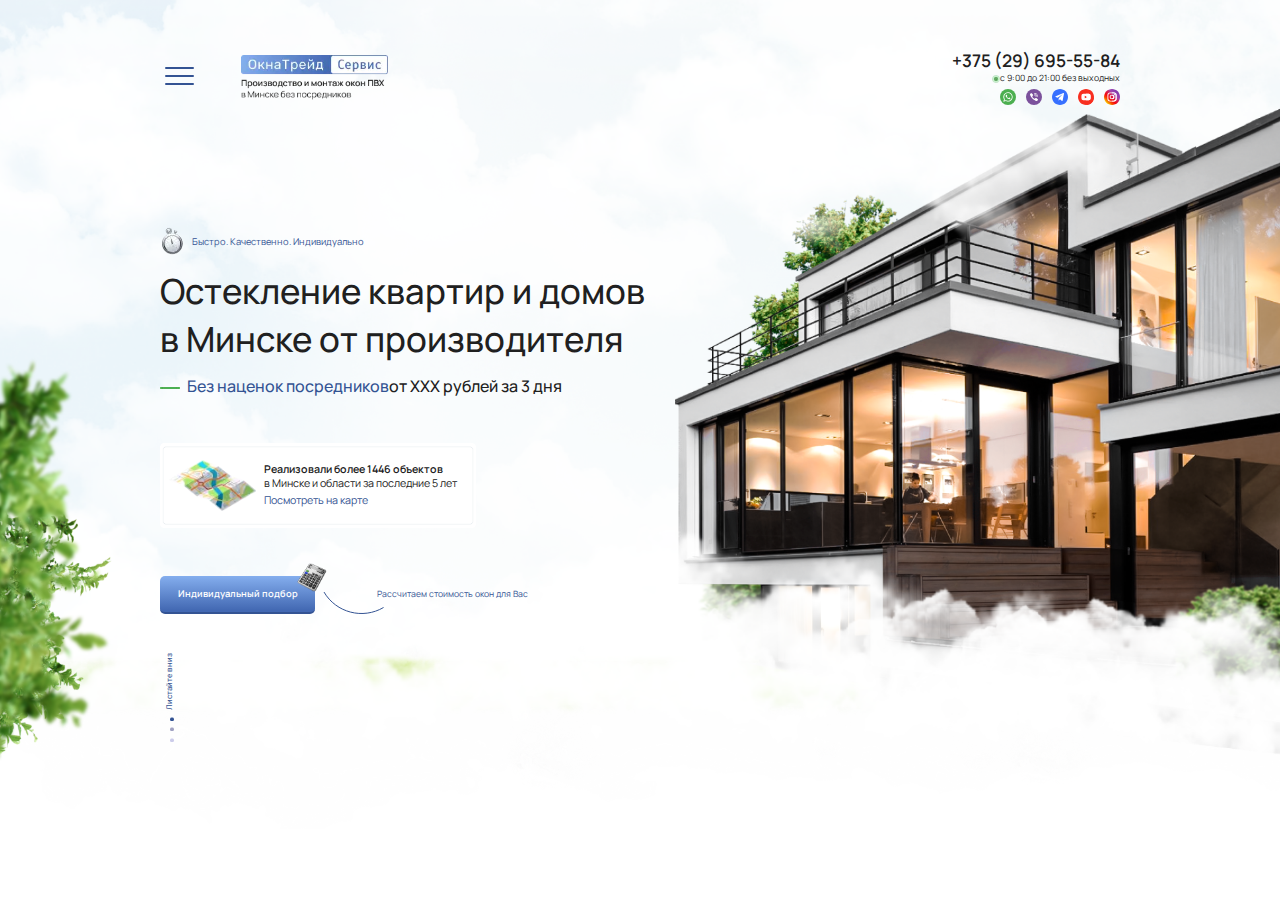
<file: OknaTrade/index.html>
<!DOCTYPE html><html lang="en"><head>    <meta charset="UTF-8">    <meta name="viewport" content="width=device-width, initial-scale=1.0">    <link rel="preconnect" href="https://fonts.gstatic.com">    <link href="https://fonts.googleapis.com/css2?family=Manrope:wght@300;400;500;600&display=swap" rel="stylesheet">    <link href="https://fonts.googleapis.com/css2?family=Roboto&display=swap" rel="stylesheet">    <link rel="stylesheet" href="css/style.min.css">    <title>OknaTrade</title></head><body><div class="wrapper">    <nav class="mobile__navbar menu-mobile hide">    <h2 class="menu-mobile__title"></h2>    <div class="menu-mobile__uls">        <ul class="menu-mobile__links">            <li>                <a href="#" class="menu-mobile__link">fdsddd </a>            </li>        </ul>    </div></nav><header class="header">    <div class="header__top top-header">        <div class="menu-logo">            <nav class="navbar">                 <button class="menu-button">                    <span class="menu-button__line"></span>                    <span class="menu-button__line"></span>                    <span class="menu-button__line"></span>                </button>            </nav>            <a href="#" class="header__logo"><picture><source srcset="img/logo.webp" type="image/webp"><img src="img/logo.png" alt="" /></picture></a>        </div>        <div class="contacts">            <a href="tel:+375 (29) 695-55-84" class="phone">+375 (29) 695-55-84</a>            <div class="time"><picture><source srcset="./img/icon/circle.webp" type="image/webp"><img src="./img/icon/circle.png" alt="" /></picture>с 9:00 до 21:00 без выходных</div>            <div class="social-block">                <a href="#" class="social-link"><picture><source srcset="./img/icon/whatsapp.svg" type="image/webp"><img src="./img/icon/whatsapp.svg" alt="" /></picture></a>                <a href="#" class="social-link"><picture><source srcset="./img/icon/viber.svg" type="image/webp"><img src="./img/icon/viber.svg" alt="" /></picture></a>                <a href="#" class="social-link"><picture><source srcset="./img/icon/telegram.svg" type="image/webp"><img src="./img/icon/telegram.svg" alt="" /></picture></a>                <a href="#" class="social-link"><picture><source srcset="./img/icon/youtube.svg" type="image/webp"><img src="./img/icon/youtube.svg" alt="" /></picture></a>                <a href="#" class="social-link"><picture><source srcset="./img/icon/instagram.svg" type="image/webp"><img src="./img/icon/instagram.svg" alt="" /></picture></a>            </div>        </div>    </div>    <div class="header__content">        <div class="slogan"><picture><source srcset="./img/time.webp" type="image/webp"><img src="./img/time.png" alt="" /></picture><span class="slogan__text">Быстро. Качественно. Индивидуально</span></div>        <h1 class="title">Остекление квартир и домов в Минске от производителя</h1>        <div class="subtitle header__subtitle"><picture><source srcset="./img/icon/line-header.webp" type="image/webp"><img src="./img/icon/line-header.jpg" alt="" /></picture><span class="subtitle__text">Без наценок посредников</span> от ХХХ рублей за 3 дня</div>        <div class="blog-info">            <picture><source srcset="./img/img.webp" type="image/webp"><img src="./img/img.png" alt="" /></picture>            <div class="blog-info__text">                <span class="blog-info__title">Реализовали более 1446 объектов </span>                <span class="blog-info__subtitle">в Минске и области за последние 5 лет</span>                <a href="#" class="blog-info__link">Посмотреть на карте</a>            </div>        </div>        <div class="button-group">            <a href="#" class="button button-header">                Индивидуальный подбор            </a>            <picture><source srcset="./img/icon/line.svg" type="image/webp"><img class="button-decor" src="./img/icon/line.svg" alt="" /></picture>            <span class="button-description">Рассчитаем стоимость окон для Вас</span>        </div>        <div class="block-scroll">            <picture><source srcset="./img/icon/header-circle-1.svg" type="image/webp"><img src="./img/icon/header-circle-1.svg" alt="" /></picture>            <picture><source srcset="./img/icon/header-circle-2.svg" type="image/webp"><img src="./img/icon/header-circle-2.svg" alt="" /></picture>            <picture><source srcset="./img/icon/header-circle-3.svg" type="image/webp"><img src="./img/icon/header-circle-3.svg" alt="" /></picture>            <span class="text-scroll">Листайте вниз</span>        </div>    </div></header>    <main class="main">        <section></section>    </main>        </div>    <script src="js/script.min.js"></script></body></html>
</file>
<file: OknaTrade/css/style.min.css>
@charset "UTF-8";*{padding:0;margin:0;border:0}*,:after,:before{-webkit-box-sizing:border-box;box-sizing:border-box}:active,:focus{outline:0}a:active,a:focus{outline:0}aside,footer,header,nav,section{display:block}body,html{height:100%;min-width:320px}body{line-height:1;font-family:"Roboto Condensed",sans-serif;-ms-text-size-adjust:100%;-moz-text-size-adjust:100%;-webkit-text-size-adjust:100%}button,input,textarea{font-family:"Roboto Condensed",sans-serif}input::-ms-clear{display:none}button{cursor:pointer}button::-moz-focus-inner{padding:0;border:0}a,a:visited{text-decoration:none}a:hover{text-decoration:none}ul li{list-style:none}img{vertical-align:top}h1,h2,h3,h4,h5,h6{font-weight:inherit;font-size:inherit}*{-webkit-box-sizing:border-box;box-sizing:border-box;margin:0}body{-webkit-tap-highlight-color:transparent;height:100%;font-family:Manrope,sans-serif;font-size:20px;color:#202020}.overflow-hidden{width:100%;overflow:hidden}.container{max-width:100%;margin:5% 6% 2%}button:active,button:focus{outline:0!important}button::-moz-focus-inner{border:0!important}button{border:none;background:0 0;cursor:pointer}.wrapper{min-height:100vh;display:-webkit-box;display:-ms-flexbox;display:flex;-webkit-box-orient:vertical;-webkit-box-direction:normal;-ms-flex-direction:column;flex-direction:column}.fullscreen{min-height:100vh;display:-webkit-box;display:-ms-flexbox;display:flex}.ibg{background-position:center;background-size:cover;background-repeat:no-repeat;position:relative}.ibg img{width:0;height:0;position:absolute;top:0;left:0;opacity:0;visibility:hidden}.popup{position:fixed;width:100%;height:100%;top:0;left:0;opacity:0;visibility:hidden;overflow-y:auto;overflow-x:hidden;-webkit-transition:all .8s ease 0s;-o-transition:all .8s ease 0s;transition:all .8s ease 0s;background:rgba(0,0,0,.74);z-index:9999;display:-webkit-box;display:-ms-flexbox;display:flex;-webkit-box-align:center;-ms-flex-align:center;align-items:center;-webkit-box-pack:center;-ms-flex-pack:center;justify-content:center}.popup__body{background:url(../img/menu/pop-up.png) center/cover no-repeat;position:relative;width:764px;height:452px;-webkit-transition:1s .8s ease 0s;-o-transition:1s .8s ease 0s;transition:1s .8s ease 0s;border-radius:10px}.popup__content{width:100%;height:100%;padding-left:50px;padding-top:50px;padding-bottom:40px;padding-right:50px;display:-webkit-box;display:-ms-flexbox;display:flex;-webkit-box-orient:vertical;-webkit-box-direction:normal;-ms-flex-direction:column;flex-direction:column}.popup-close{position:absolute;padding:10px;right:20px;top:20px;cursor:pointer}.popup__top{font-family:Philosopher;color:#373737}.popup__title{font-size:calc(16px + 2 * ((100vw - 320px)/ 1600));line-height:20px;padding-bottom:6px}.popup__subtitle{font-size:calc(22px + 6 * ((100vw - 320px)/ 1600));line-height:31px;color:#373737;padding-bottom:30px}.popup__form{display:-webkit-box;display:-ms-flexbox;display:flex;-webkit-box-orient:vertical;-webkit-box-direction:normal;-ms-flex-direction:column;flex-direction:column;-webkit-box-align:start;-ms-flex-align:start;align-items:start}.popup__input{background:#f8f8f8;width:100%;height:100%;-webkit-box-shadow:inset 0 4px 4px rgba(149,149,149,.24);box-shadow:inset 0 4px 4px rgba(149,149,149,.24);border-radius:7px;max-width:400px;height:54px;padding-left:25px;font-size:18px;line-height:21px;color:#959595;margin-bottom:20px}.popup__input:last-child{margin-bottom:35px}.popup__button{color:#423a2a;text-shadow:0 1px 0 #b99c5d;margin-bottom:20px}.popup__info{font-weight:300;font-size:calc(10px + 2 * ((100vw - 320px)/ 1600));line-height:14px;color:#373737;max-width:325px}.popup__info a{color:#b99c5d;text-decoration:underline}.open{opacity:1;visibility:visible}.popup-thanks__body{background:url(../img/menu/pop-up-thanks.png) center/cover no-repeat}.popup-thanks__logo{display:block;text-align:center;padding-bottom:57px}.popup-thanks__logo img{margin:auto}.popup-thanks__top{font-family:Philosopher;color:#373737}.popup-thanks__title{font-size:calc(24px + 4 * ((100vw - 320px)/ 1600));line-height:31px;padding-bottom:15px}.popup-thanks__subtitle{line-height:20px;font-size:calc(16px + 2 * ((100vw - 320px)/ 1600));padding-bottom:70px}.popup-thanks__socials-text{font-size:calc(10px + 2 * ((100vw - 320px)/ 1600));line-height:14px;display:inline-block;padding-bottom:10px}.popup-thanks__socials{display:-webkit-box;display:-ms-flexbox;display:flex}.popup-thanks__socials img{padding-right:20px}.popup-thanks-steps__subtitle{font-family:Philosopher;color:#373737;max-width:305px;max-height:120px}.popup__video-content{padding:20px}.popup__video-content iframe{border-radius:10px}.videos-block{width:100%;height:100%;position:relative}.popup__video-close{right:-5px;top:-5px}.menu-button{position:relative;height:1.45833vw;width:2.29167vw;border:none;background-color:transparent;cursor:pointer}.menu-button__line{position:absolute;height:.15625vw;width:2.29167vw;margin-top:-1px;margin-left:-10px;border-radius:2px;background-color:#335393;-webkit-transition:.5s ease-in-out;-o-transition:.5s ease-in-out;transition:.5s ease-in-out}.menu-button__line:nth-child(1){-webkit-transform:translateY(-.625vw);-ms-transform:translateY(-.625vw);transform:translateY(-.625vw)}.menu-button__line:nth-child(3){-webkit-transform:translateY(.625vw);-ms-transform:translateY(.625vw);transform:translateY(.625vw)}.line_active span{background-color:#000}.line_active span:nth-child(1){-webkit-transform-origin:center;-ms-transform-origin:center;transform-origin:center;-webkit-transform:rotate(45deg);-ms-transform:rotate(45deg);transform:rotate(45deg)}.line_active span:nth-child(2){height:0}.line_active span:nth-child(3){-webkit-transform-origin:center;-ms-transform-origin:center;transform-origin:center;-webkit-transform:rotate(-45deg);-ms-transform:rotate(-45deg);transform:rotate(-45deg)}.mobile__navbar{position:absolute;height:100%;width:100%;background:rgba(0,0,0,.74);display:-webkit-box;display:-ms-flexbox;display:flex;z-index:10}.menu-mobile__body{padding-top:3%;padding-left:50px;background:url(../img/menu/bg.png) center/cover no-repeat;-webkit-box-flex:0;-ms-flex:0 1 60%;flex:0 1 60%;margin-left:auto;height:100%;min-width:1150px}.menu-mobile__content{max-width:850px;height:100%;overflow-x:hidden;overflow-y:auto}.menu-mobile__title{display:-webkit-box;display:-ms-flexbox;display:flex;-webkit-box-align:center;-ms-flex-align:center;align-items:center;height:54px;-webkit-box-pack:center;-ms-flex-pack:center;justify-content:center}.menu-mobile__columns{padding-top:50px;display:-webkit-box;display:-ms-flexbox;display:flex;-ms-flex-wrap:wrap;flex-wrap:wrap;margin:0 -10px}.menu-mobile__column{-webkit-box-flex:0;-ms-flex:0 0 33%;flex:0 0 33%;padding:0 10px 30px}.menu-mobile__column-title{font-family:Philosopher;font-size:calc(18px + 2 * ((100vw - 320px)/ 1600));line-height:22px;color:#373737;padding-bottom:10px;padding-right:10px;border-bottom:.5px solid #959595;margin-bottom:25px;display:inline-block;text-transform:uppercase}.menu-mobile__links li a{font-size:calc(18px + 2 * ((100vw - 320px)/ 1600));line-height:23px;color:#373737;-webkit-transition:.2s;-o-transition:.2s;transition:.2s;display:inline-block;margin-bottom:20px}.menu-mobile__links li a:last-child{padding-bottom:0}.menu-mobile__links li a:hover{border-bottom:.5px solid #b99c5d;-webkit-transition:.2s;-o-transition:.2s;transition:.2s;color:#b99c5d}.mobile-column__contacts{padding-bottom:40px;display:inline-block;position:relative;color:#373737;font-weight:500}.mobile-column__contacts:after{content:'';position:absolute;bottom:20px;left:0;display:block;width:179px;height:1px;background-color:#959595}.mobile-column__contacts a{color:#373737}.mobile-column__contacts:last-child{padding-bottom:0;border-bottom:0 solid #000}.mobile-column__contacts:last-child:after{height:0}.mobile-location__top{padding-bottom:15px}.mobile-location{position:relative;padding-left:20px}.mobile-location img{position:absolute;left:0;top:5px}.mobile-location__text-top{font-weight:300;font-size:calc(12px + 2 * ((100vw - 320px)/ 1600));line-height:16px}.mobile-location__text-bottom{display:block;font-weight:500;font-size:calc(14px + 2 * ((100vw - 320px)/ 1600));line-height:19px}.mobile-column__socials a picture img{display:inline-block;padding-right:15px}.mobile-column__socials a:last-child picture img{padding-right:0}.header{background:url(../img/bg.png) center/100% no-repeat;min-height:57.29167vw}.header__top{display:-webkit-box;display:-ms-flexbox;display:flex;-webkit-box-pack:justify;-ms-flex-pack:justify;justify-content:space-between;padding-top:2.8125vw;margin-top:1.04167vw;padding-right:12.5vw;padding-left:12.5vw;padding-bottom:9.47917vw}.menu-logo{display:-webkit-box;display:-ms-flexbox;display:flex;-webkit-box-align:center;-ms-flex-align:center;align-items:center}.navbar{padding-right:4.0625vw}.header__logo{height:3.54167vw}.header__logo img{height:100%}.contacts{display:-webkit-box;display:-ms-flexbox;display:flex;-webkit-box-orient:vertical;-webkit-box-direction:normal;-ms-flex-direction:column;flex-direction:column;text-align:right}.phone{font-weight:600;font-size:1.35417vw;line-height:1.875vw;text-align:right;color:#202020}.time{display:-webkit-box;display:-ms-flexbox;display:flex;-webkit-box-pack:end;-ms-flex-pack:end;justify-content:flex-end;-webkit-box-align:center;-ms-flex-align:center;align-items:center;font-size:.67708vw;line-height:130%;padding-bottom:.36458vw}.time img{vertical-align:middle}.social-block{display:-webkit-box;display:-ms-flexbox;display:flex;-webkit-box-pack:end;-ms-flex-pack:end;justify-content:flex-end}.social-link{margin-right:.78125vw;width:1.25vw;height:1.25vw}.social-link img{width:100%;height:100%;-o-object-fit:cover;object-fit:cover}.social-link:last-child{margin:0}.header__content{margin-left:12.5vw;margin-right:12.5vw}.slogan{display:-webkit-box;display:-ms-flexbox;display:flex;-webkit-box-align:center;-ms-flex-align:center;align-items:center;padding-bottom:.83333vw}.slogan img{vertical-align:middle}.slogan__text{font-size:.72917vw;line-height:130%;color:#335393;padding-left:.52083vw}.title{max-width:39.0625vw;font-weight:500;font-size:2.70833vw;line-height:3.69792vw;padding-bottom:1.04167vw}.subtitle{font-weight:500;font-size:1.25vw;line-height:1.71875vw;display:-webkit-box;display:-ms-flexbox;display:flex;-webkit-box-align:center;-ms-flex-align:center;align-items:center}.header__subtitle{padding-bottom:3.54167vw}.header__subtitle img{vertical-align:middle;padding-right:.57292vw}.subtitle__text{color:#335393}.blog-info{display:-webkit-box;display:-ms-flexbox;display:flex;-webkit-box-align:center;-ms-flex-align:center;align-items:center;width:24.6875vw;height:6.66667vw;padding:.88542vw .67708vw;margin-bottom:3.64583vw;background:url(../img/bg-info.png) center/100% 100% no-repeat}.blog-info img{padding-right:.67708vw;vertical-align:middle;height:3.95833vw}.blog-info__text{display:-webkit-box;display:-ms-flexbox;display:flex;-webkit-box-orient:vertical;-webkit-box-direction:normal;-ms-flex-direction:column;flex-direction:column;font-size:.83333vw;line-height:130%}.blog-info__title{font-weight:600}.blog-info__subtitle{padding-bottom:.26042vw;font-weight:400;display:block}.blog-info__link{color:#335393}.button-group{display:-webkit-box;display:-ms-flexbox;display:flex;-webkit-box-align:center;-ms-flex-align:center;align-items:center;margin-bottom:2.60417vw}.button{width:12.13542vw;height:3.02083vw;display:-webkit-box;display:-ms-flexbox;display:flex;-webkit-box-align:center;-ms-flex-align:center;align-items:center;-webkit-box-pack:center;-ms-flex-pack:center;justify-content:center;border-radius:5px;border-bottom:.15625vw solid #335393;background:-webkit-gradient(linear,left top,left bottom,from(#a2d2f5),color-stop(.01%,#84aeee),color-stop(94.79%,#4369b3));background:-o-linear-gradient(top,#a2d2f5 0,#84aeee .01%,#4369b3 94.79%);background:linear-gradient(180deg,#a2d2f5 0,#84aeee .01%,#4369b3 94.79%);font-weight:600;font-size:.72917vw;line-height:130%;color:#fff}.button-header{position:relative;margin-right:.57292vw}.button-header:after{content:'';display:block;padding:10%;position:absolute;top:-1.04167vw;right:-.9375vw;background:url(../img/calc.png) center/cover no-repeat}.button-decor{margin-right:-.52083vw;padding-top:1.30208vw}.button-description{font-size:.67708vw;line-height:130%;color:#335393;position:relative}.block-scroll{-webkit-transform:rotate(-90deg) translateX(-100%);-ms-transform:rotate(-90deg) translateX(-100%);transform:rotate(-90deg) translateX(-100%);-webkit-transform-origin:top left;-ms-transform-origin:top left;transform-origin:top left;display:-webkit-inline-box;display:-ms-inline-flexbox;display:inline-flex;-webkit-box-align:center;-ms-flex-align:center;align-items:center;margin-bottom:12.5vw;width:7.29167vw}.block-scroll img{height:.3125vw;vertical-align:middle;margin-right:.52083vw}.text-scroll{white-space:nowrap;font-family:Roboto;font-size:.625vw;line-height:.72917vw;color:#335393}.hide{opacity:0;visibility:hidden;-webkit-transition:1s;-o-transition:1s;transition:1s}.show{opacity:1;visibility:visible;-webkit-transition:1s;-o-transition:1s;transition:1s}.hide_abs{opacity:0;visibility:hidden;-webkit-transition:1s;-o-transition:1s;transition:1s;position:absolute}.show_rel{opacity:1;visibility:visible;-webkit-transition:1s;-o-transition:1s;transition:1s;position:relative}.display_none{display:none}.err{border:1px solid red}.padding_none{padding-bottom:0!important}.accordion-spoiler_none,.spoiler_none{display:none}.accordion-spoiler_active,.spoiler_active{display:block}.accordion-spoiler_active .service-price__logo:after,.accordion-spoiler_active .service-price__logo:before,.spoiler_active .service-price__logo:after,.spoiler_active .service-price__logo:before{-webkit-transition:.3s;-o-transition:.3s;transition:.3s}.accordion-spoiler_active .service-price__logo:before,.spoiler_active .service-price__logo:before{-webkit-transform:rotate(-40deg);-ms-transform:rotate(-40deg);transform:rotate(-40deg)}.accordion-spoiler_active .service-price__logo:after,.spoiler_active .service-price__logo:after{-webkit-transform:rotate(40deg);-ms-transform:rotate(40deg);transform:rotate(40deg)}.accordion-spoiler_active .price-item__cost:after,.accordion-spoiler_active .price-item__cost:before,.spoiler_active .price-item__cost:after,.spoiler_active .price-item__cost:before{-webkit-transition:.3s;-o-transition:.3s;transition:.3s}.accordion-spoiler_active .price-item__cost:before,.spoiler_active .price-item__cost:before{-webkit-transform:rotate(-40deg);-ms-transform:rotate(-40deg);transform:rotate(-40deg)}.accordion-spoiler_active .price-item__cost:after,.spoiler_active .price-item__cost:after{-webkit-transform:rotate(40deg);-ms-transform:rotate(40deg);transform:rotate(40deg)}.accordion-spoiler_active.accordion__top:after{-webkit-transition:.5s;-o-transition:.5s;transition:.5s;-webkit-transform:translateY(-50%) rotate(90deg);-ms-transform:translateY(-50%) rotate(90deg);transform:translateY(-50%) rotate(90deg)}.content-present-item-4__select-title.spoiler_active:after,.content-present-item-4__select-title.spoiler_active:before{-webkit-transition:.3s;-o-transition:.3s;transition:.3s}.content-present-item-4__select-title.spoiler_active:before{-webkit-transform:rotate(-40deg);-ms-transform:rotate(-40deg);transform:rotate(-40deg)}.content-present-item-4__select-title.spoiler_active:after{-webkit-transform:rotate(40deg);-ms-transform:rotate(40deg);transform:rotate(40deg)}.scrollbar-thumb{background:#d9bd89!important;width:6px!important}.scrollbar-track-y{width:6px!important;background:#eee!important;border-radius:4px!important}.main-content-steps-top__left .scrollbar-track-y{right:10px!important;top:20px!important;height:220px!important}.content-price-form__range{font-size:calc(14px + 2 * ((100vw - 320px)/ 1600));min-width:200px}.content-price-form__range-input{max-width:80px;margin-right:15px;max-height:42px;margin-bottom:0}.range-label{display:-webkit-box;display:-ms-flexbox;display:flex;-webkit-box-align:center;-ms-flex-align:center;align-items:center;margin-bottom:20px}.range-info{display:-webkit-box;display:-ms-flexbox;display:flex;-webkit-box-pack:justify;-ms-flex-pack:justify;justify-content:space-between;margin-bottom:10px}.content-price-form__range{margin-bottom:30px}.ui-slider.ui-slider-horizontal{position:relative;height:7px;border:none;background:#f9f9f9;border-radius:12px}.ui-slider .ui-slider-handle{width:15px;height:15px;background:url(../img/price/range.svg) 0 0 no-repeat;position:absolute;border-right:none;top:-3px;margin-left:-5px;cursor:pointer}.ui-slider .ui-slider-range{background:-o-linear-gradient(267.26deg,#dab171 -6.32%,#f3dead -6.31%,#f4e6cb 36.24%,#d9bd89 78.81%);background:linear-gradient(182.74deg,#dab171 -6.32%,#f3dead -6.31%,#f4e6cb 36.24%,#d9bd89 78.81%);height:7px;border-top-left-radius:12px;border-bottom-left-radius:12px}.ymaps-2-1-77-controls__control{right:10px!important;left:auto!important;top:40px!important}.ymaps-2-1-77-zoom{z-index:999}.ymaps-2-1-77-controls__toolbar,.ymaps-2-1-77-copyrights-pane{display:none}.ymaps-2-1-77-ground-pane{-webkit-filter:grayscale(100%);filter:grayscale(100%);filter:url(/img/filters.svg#grayscale);-webkit-filter:grayscale(1)}.ymaps-2-1-77-balloon__tail{display:none!important}.ymaps-2-1-77-balloon{border-radius:10px;top:40px!important;left:-150px!important;-webkit-box-shadow:inset 0 0 0 1px rgba(255,255,255,.15),0 5px 15px -7px rgba(255,255,255,.5)!important;box-shadow:inset 0 0 0 1px rgba(255,255,255,.15),0 5px 15px -7px rgba(255,255,255,.5)!important}.ymaps-2-1-77-balloon:before{content:'Адрес';display:block;left:50%;-webkit-transform:translateX(-50%);-ms-transform:translateX(-50%);transform:translateX(-50%);text-align:center;top:-53%;padding-top:6px;font-size:calc(12px + 4 * ((100vw - 320px)/ 1600));line-height:19px;width:174.03px;border-radius:10px;height:28px;position:absolute;background:#fff url(../img/footer/map.svg) top 8px left 43px/14px 14px no-repeat}.ymaps-2-1-77-balloon__content{text-align:center;font-family:Gilroy!important}.map__baloon{font-weight:500;font-size:calc(16px + 4 * ((100vw - 320px)/ 1600));line-height:137.5%;display:block;position:relative}.map__baloon-2{font-weight:300;font-size:calc(12px + 4 * ((100vw - 320px)/ 1600));color:#373737}@media (max-width:1199px){.container{max-width:960px;margin:auto}}@media (max-width:1170px){.menu-mobile__body{padding:3% 5%;min-width:100%}}@media (max-width:991px){.container{max-width:750px}}@media (max-width:768px){.container{min-width:100%;padding:0 20px}}@media (max-width:767.98px){.menu-mobile__column{-webkit-box-flex:0;-ms-flex:0 0 50%;flex:0 0 50%}}@media (max-width:576.98px){.menu-mobile__column{display:-webkit-box;display:-ms-flexbox;display:flex;-webkit-box-orient:vertical;-webkit-box-direction:normal;-ms-flex-direction:column;flex-direction:column;-webkit-box-flex:0;-ms-flex:0 0 100%;flex:0 0 100%}}.webp .popup__body{background:url(../img/menu/pop-up.webp) center/cover no-repeat}.webp .popup-thanks__body{background:url(../img/menu/pop-up-thanks.webp) center/cover no-repeat}.webp .menu-mobile__body{background:url(../img/menu/bg.webp) center/cover no-repeat}.webp .header{background:url(../img/bg.webp) center/100% no-repeat}.webp .blog-info{background:url(../img/bg-info.webp) center/100% 100% no-repeat}.webp .button-header:after{background:url(../img/calc.webp) center/cover no-repeat}
</file>
